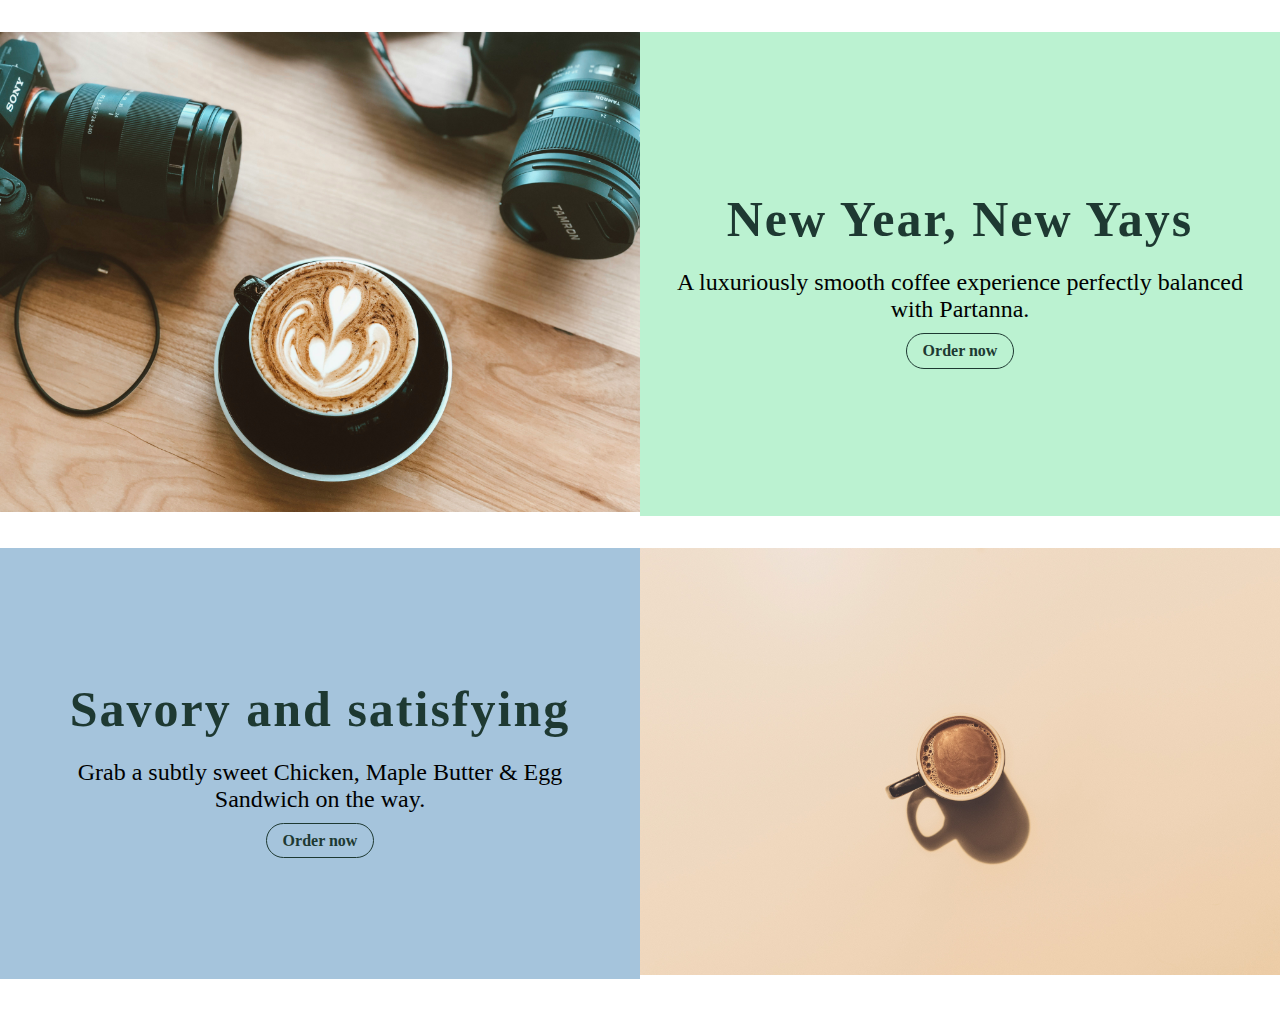
<file: index.html>
<!DOCTYPE html>
<html lang="en">
<head>
    <meta charset="UTF-8">
    <meta name="viewport" content="width=device-width, initial-scale=1.0">
    <title>Vanilla HTML/CSS</title>
    <link rel="stylesheet" href="styles.css">
</head>
<body>

    <main>
        
        <div class="row">  
            <div id="column" class="image-left">
                <div class="image-container">
                    <img src="images/nathan-waters-mo0NW3BPzW4-unsplash.jpg" alt="Product Promotion">
                </div>
            </div>

            <div id="column" class="text-right">
                <div class="text-container">
                    <h1 class="product-title">New Year, New Yays</h1>
                    <p class="product-description">A luxuriously smooth coffee experience perfectly balanced with Partanna.</p>
                    <a class="order-button" href="#">Order now</a>
                </div>
            </div>
        </div>
        
        <div style="margin: 2rem 0rem"></div>

        <div class="row-2">  
            
            <div id="column" class="text-right">
                <div class="text-container">
                    <h1 class="product-title">Savory and satisfying</h1>
                    <p class="product-description">Grab a subtly sweet Chicken, Maple Butter & Egg Sandwich on the way.</p>
                    <a class="order-button" href="#">Order now</a>
                </div>
            </div>

            <div id="column" class="image-left">
                <div class="image-container">
                    <img src="images/jakub-dziubak-XtUd5SiX464-unsplash.jpg" alt="Product Promotion">
                </div>
            </div>
        </div>

    </main>

</body>
</html>
</file>
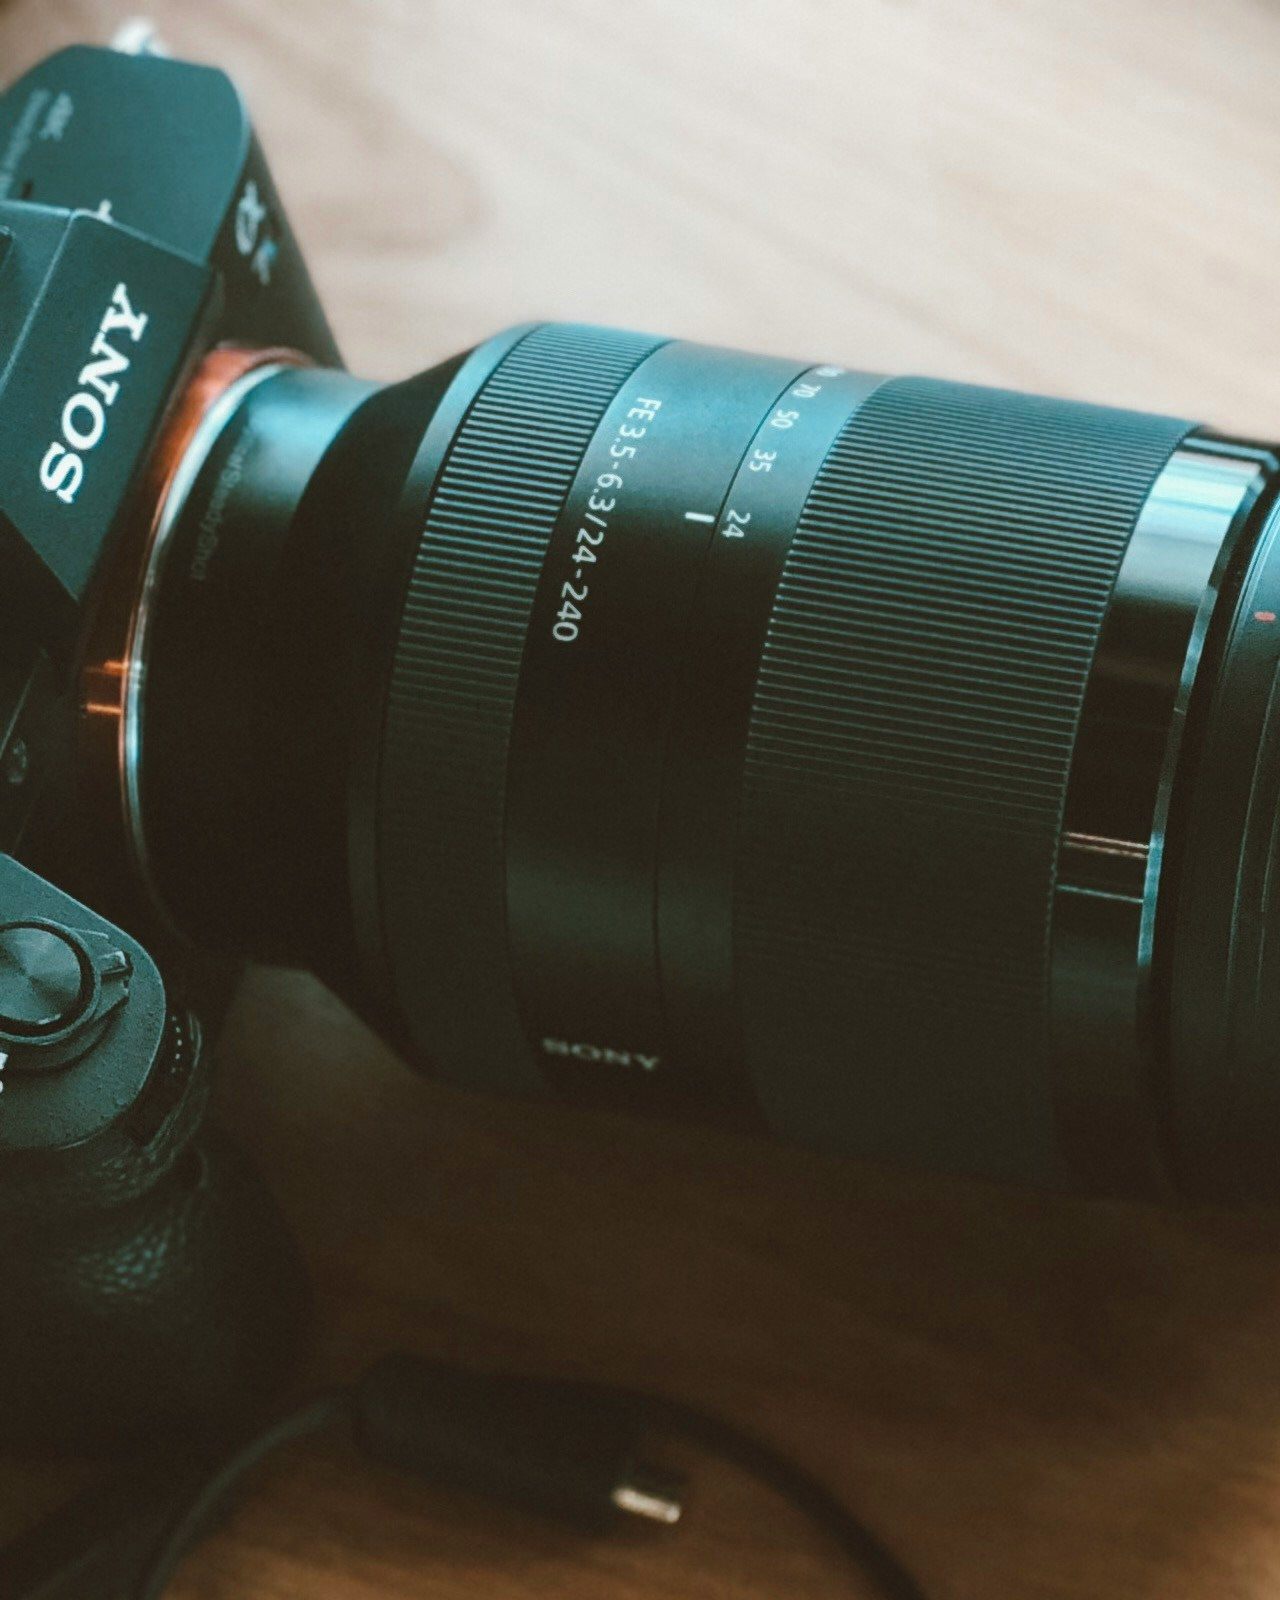
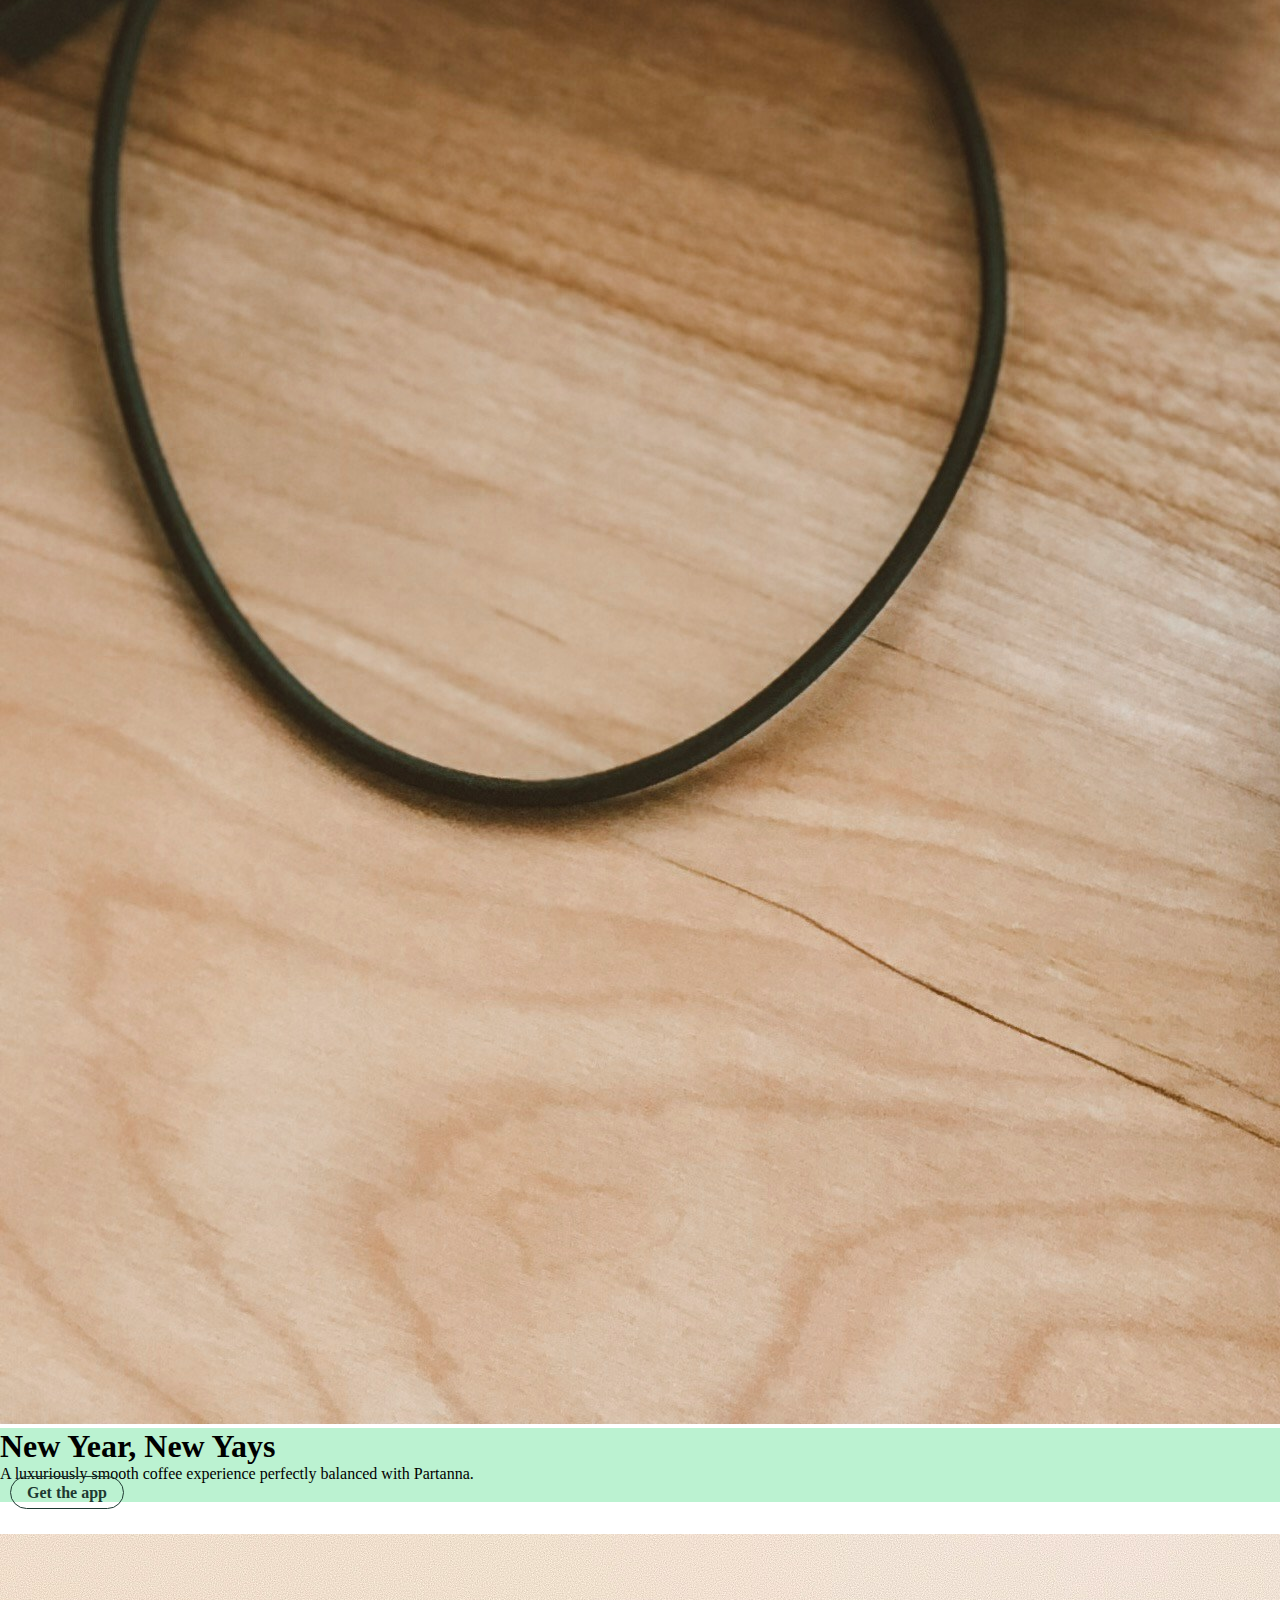
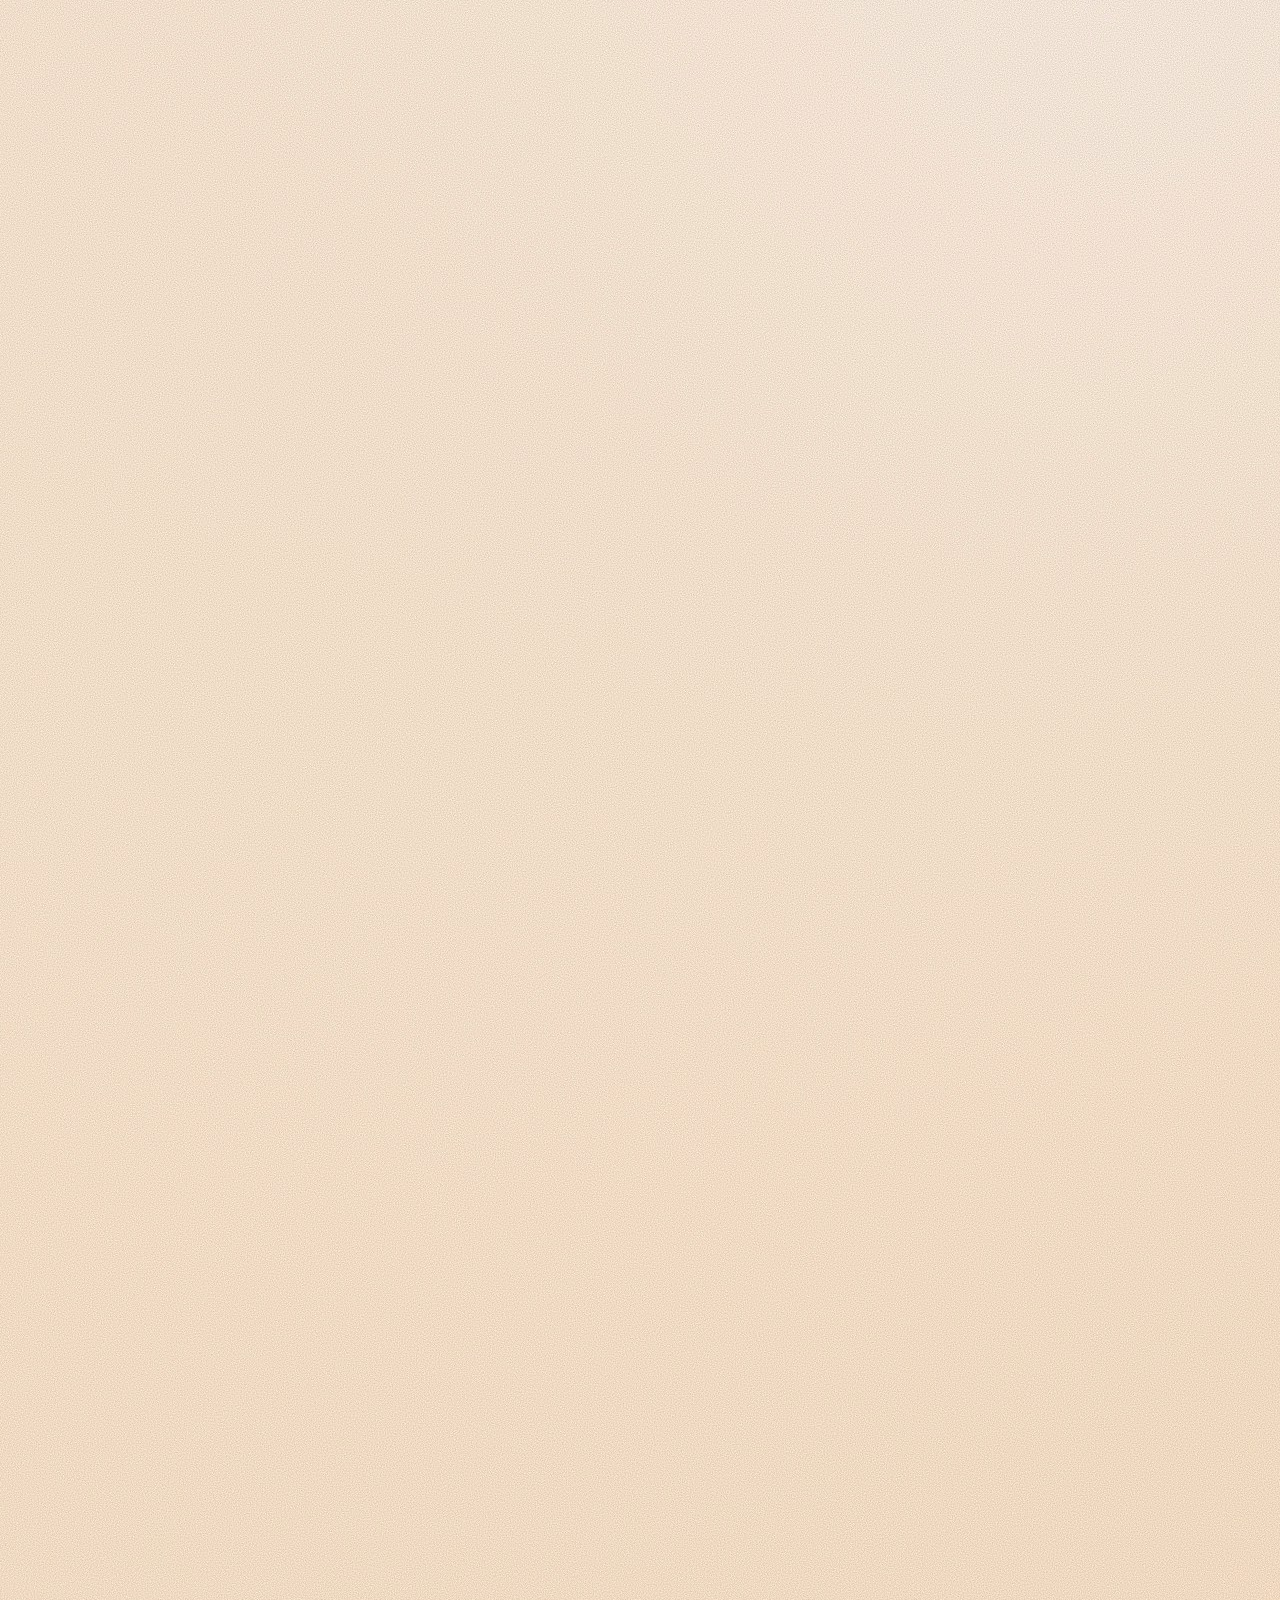
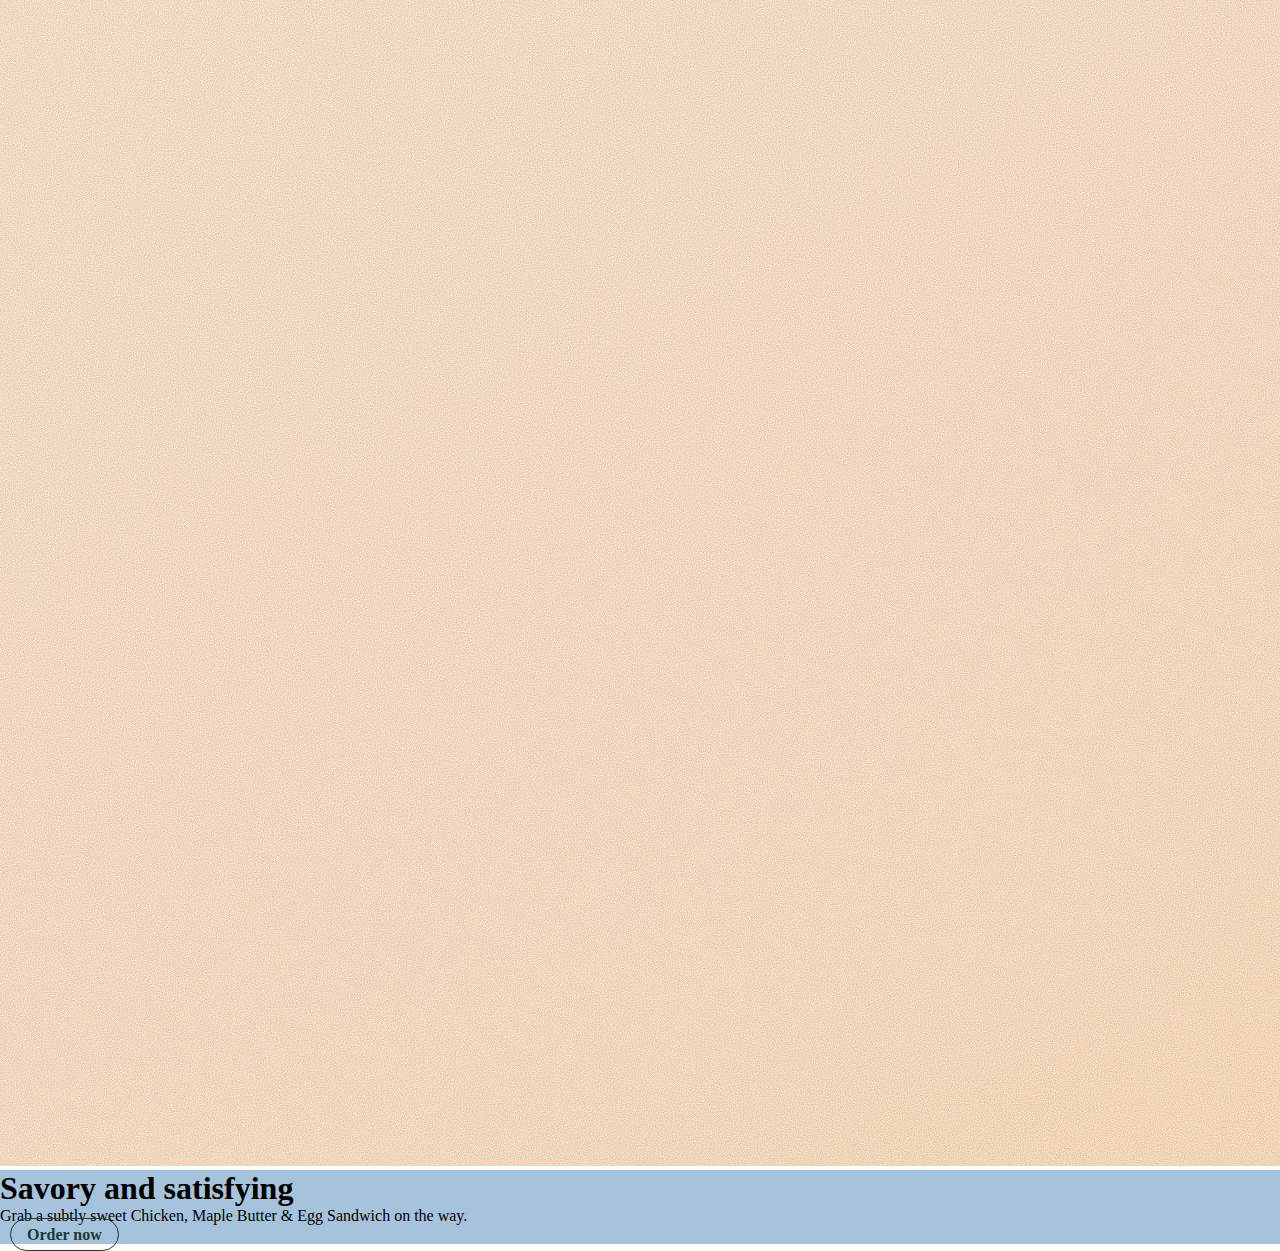
<file: boostrap/index2.html>
<!DOCTYPE html>
<html lang="en">
    <head>
        <meta charset="UTF-8" />
        <meta name="viewport" content="width=device-width, initial-scale=1.0" />
        <title>Boostrap</title>
        <link href="https://cdn.jsdelivr.net/npm/bootstrap@5.3.2/dist/css/bootstrap.min.css" rel="stylesheet" integrity="sha384-T3c6CoIi6uLrA9TneNEoa7RxnatzjcDSCmG1MXxSR1GAsXEV/Dwwykc2MPK8M2HN" crossorigin="anonymous">
        <link rel="stylesheet" href="/boostrap/styles2.css" />
    </head>
    <body>
        <main>


            <div class="container text-center d-flex align-items-center">
                <div class="row g-0">

                    <div class="col-md-6 order-1">
                        <img
                            src="/images/nathan-waters-mo0NW3BPzW4-unsplash.jpg"
                            alt="Product Promotion"
                            class="img-fluid" />
                    </div>

                    <div class="col-md-6 d-flex align-items-center bg-custom order-2">
                        <div class="text-center w-100">
                            <h1 class="product-title">New Year, New Yays</h1>
                            <p class="product-description fs-4 mx-4">
                                A luxuriously smooth coffee experience perfectly
                                balanced with Partanna.
                            </p>
                            <a class="order-button btn btn-outline-dark" href="#">Get the app</a>
                        </div>
                    </div>

                </div>
            </div>

            <div style="margin: 2rem 0rem"></div>

            <div class="container text-center d-flex align-items-center">
                <div class="row g-0 row-2">

                    <div class="col-md-6 order-2">
                        <img
                            src="/images/jakub-dziubak-XtUd5SiX464-unsplash.jpg"
                            alt="Product Promotion"
                            class="img-fluid" />
                    </div>

                    <div class="col-md-6 d-flex align-items-center bg-custom order-1">
                        <div class="text-center w-100">
                            <h1 class="product-title">Savory and satisfying</h1>
                            <p class="product-description fs-4 mx-4">
                                Grab a subtly sweet Chicken, Maple Butter & Egg Sandwich on the way.
                            </p>
                            <a class="order-button btn btn-outline-dark" href="#">Order now</a>
                        </div>
                    </div>

                </div>
            </div>
            

        </main>
    </body>
</html>
</file>
<file: styles.css>
* {
    margin: 0px;
    padding: 0px;
    box-sizing: border-box;
}

main {
    max-width: 1440px;
    margin: 2rem auto;
}

.row {
    display: flex;
    flex-wrap: wrap;
    width: 100%;
}

#column {
    width: 50%;
}

.image-container {
    max-width: 100%;
    overflow: hidden;
}

img {
    width: 100%;
    height: 100%;
    object-fit: cover;
}

.text-right {
    background-color: #bbf2d1;
}

.text-container {
    display: flex;
    flex-direction: column;
    justify-content: center;
    align-items: center;
    height: 100%; /* Set a height if you want the container to take up the full height of the column */
}

.product-title {
    color: #1e3932;
    font-size: 3.125rem;
    letter-spacing: 2px;
    line-height: 2;
    text-align: center;
}

.product-description {
    font-size: 1.5rem;
    text-align: center;
    margin: 0rem 2rem;
}

.order-button {
    border: 1px solid #1E3932;
    border-radius: 50px;
    padding: 7px 16px;
    font-weight: 600;
    line-height: 1.2;
    text-align: center;
    text-decoration: none;
    color: #1E3932;
    margin: 10px;
}

.order-button:hover {
    background-color: #1E39321A;
}

.row-2{
    display: flex;
}

.row-2 .text-container {
    background-color: #a5c4dc; /* Change background color for Row 2 */
}

/* Additional styles for Row 2 content */
.row-2 .product-title {
    color: #1e3932; /* Adjust text color for Row 2 title */
}

.row-2 .order-button:hover {
    background-color: #1E39321A; /* Adjust background color on hover for Row 2 button */
}
</file>
<file: boostrap/styles2.css>
* {
    margin: 0px;
    padding: 0px;
    box-sizing: border-box;
}

.row .bg-custom {
    background-color: #bbf2d1;
}

.order-button {
    border: 1px solid #1E3932;
    border-radius: 50px;
    padding: 7px 16px;
    font-weight: 600;
    line-height: 1.2;
    text-align: center;
    text-decoration: none;
    color: #1E3932;
    margin: 10px;
}

.order-button:hover {
    background-color: #1E39321A;
}

.row-2 .bg-custom {
    background-color: #a5c4dc; /* Change background color for Row 2 */
}
</file>
